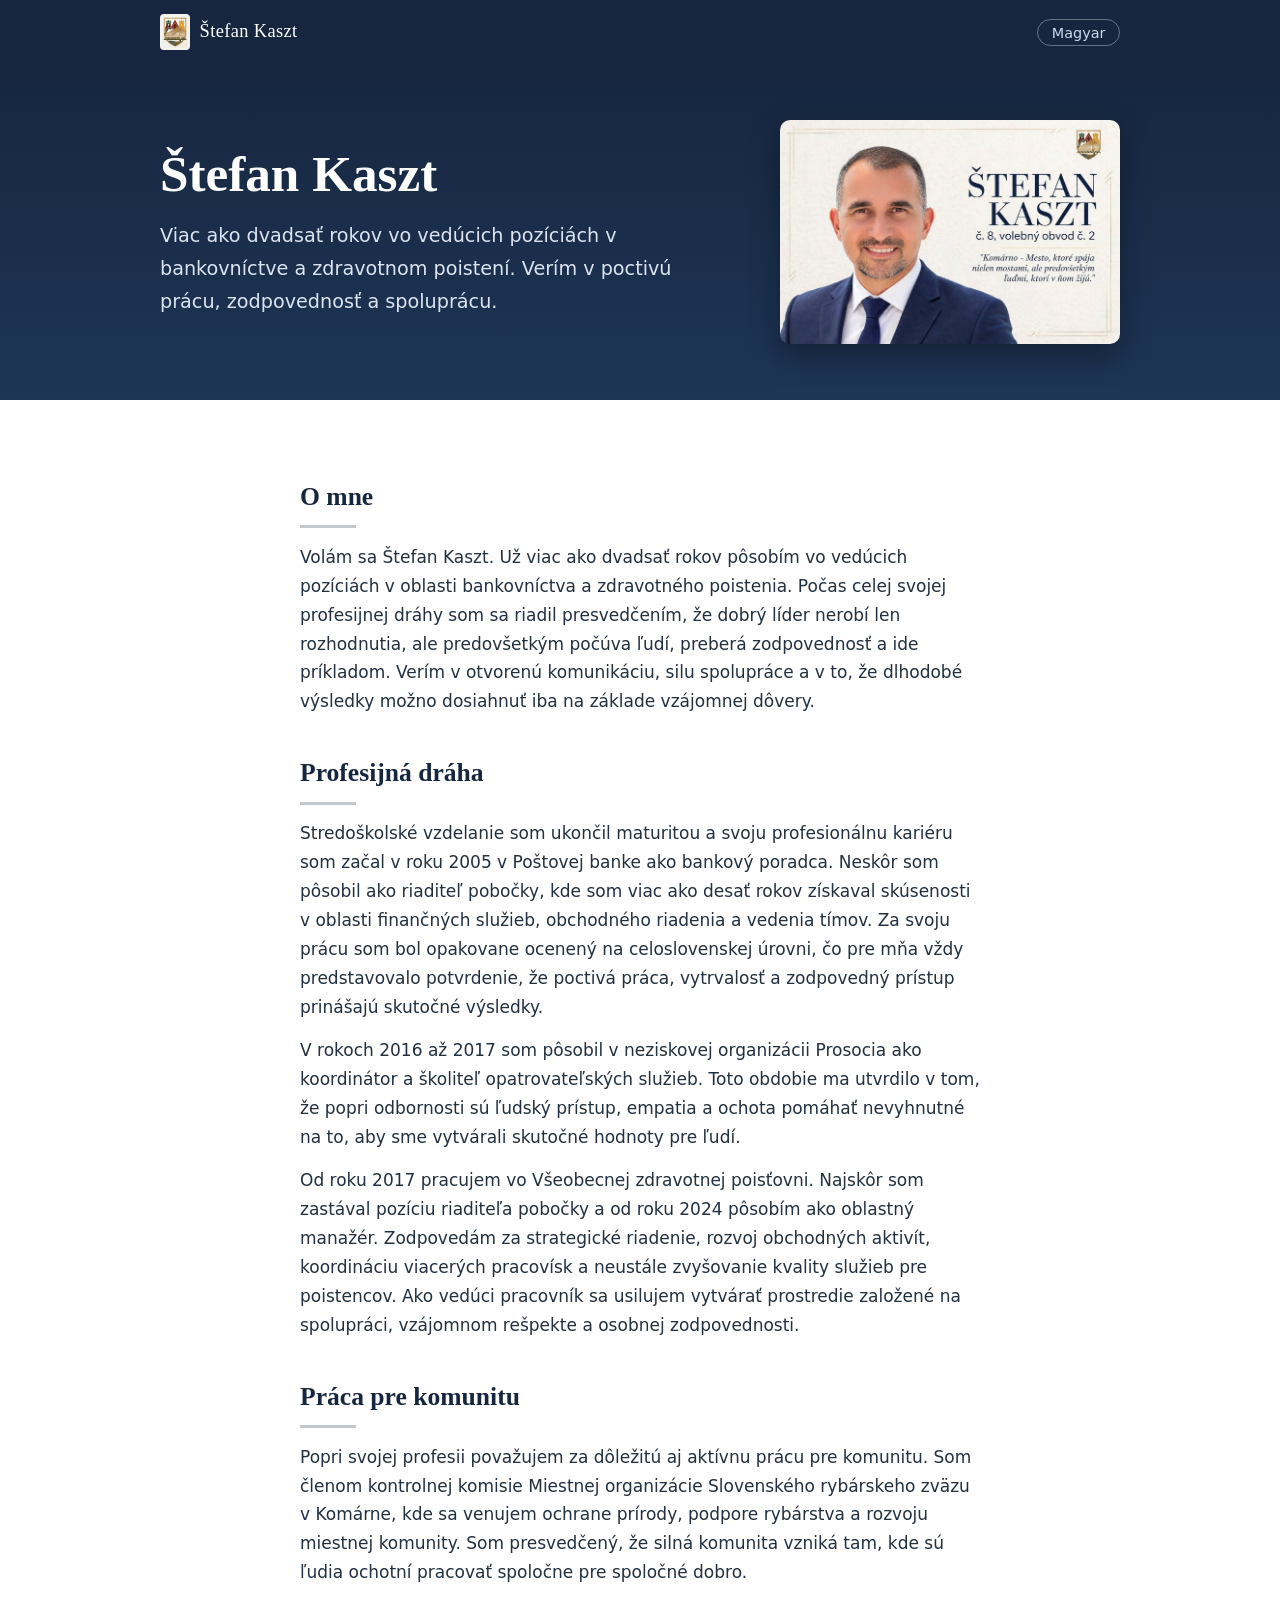
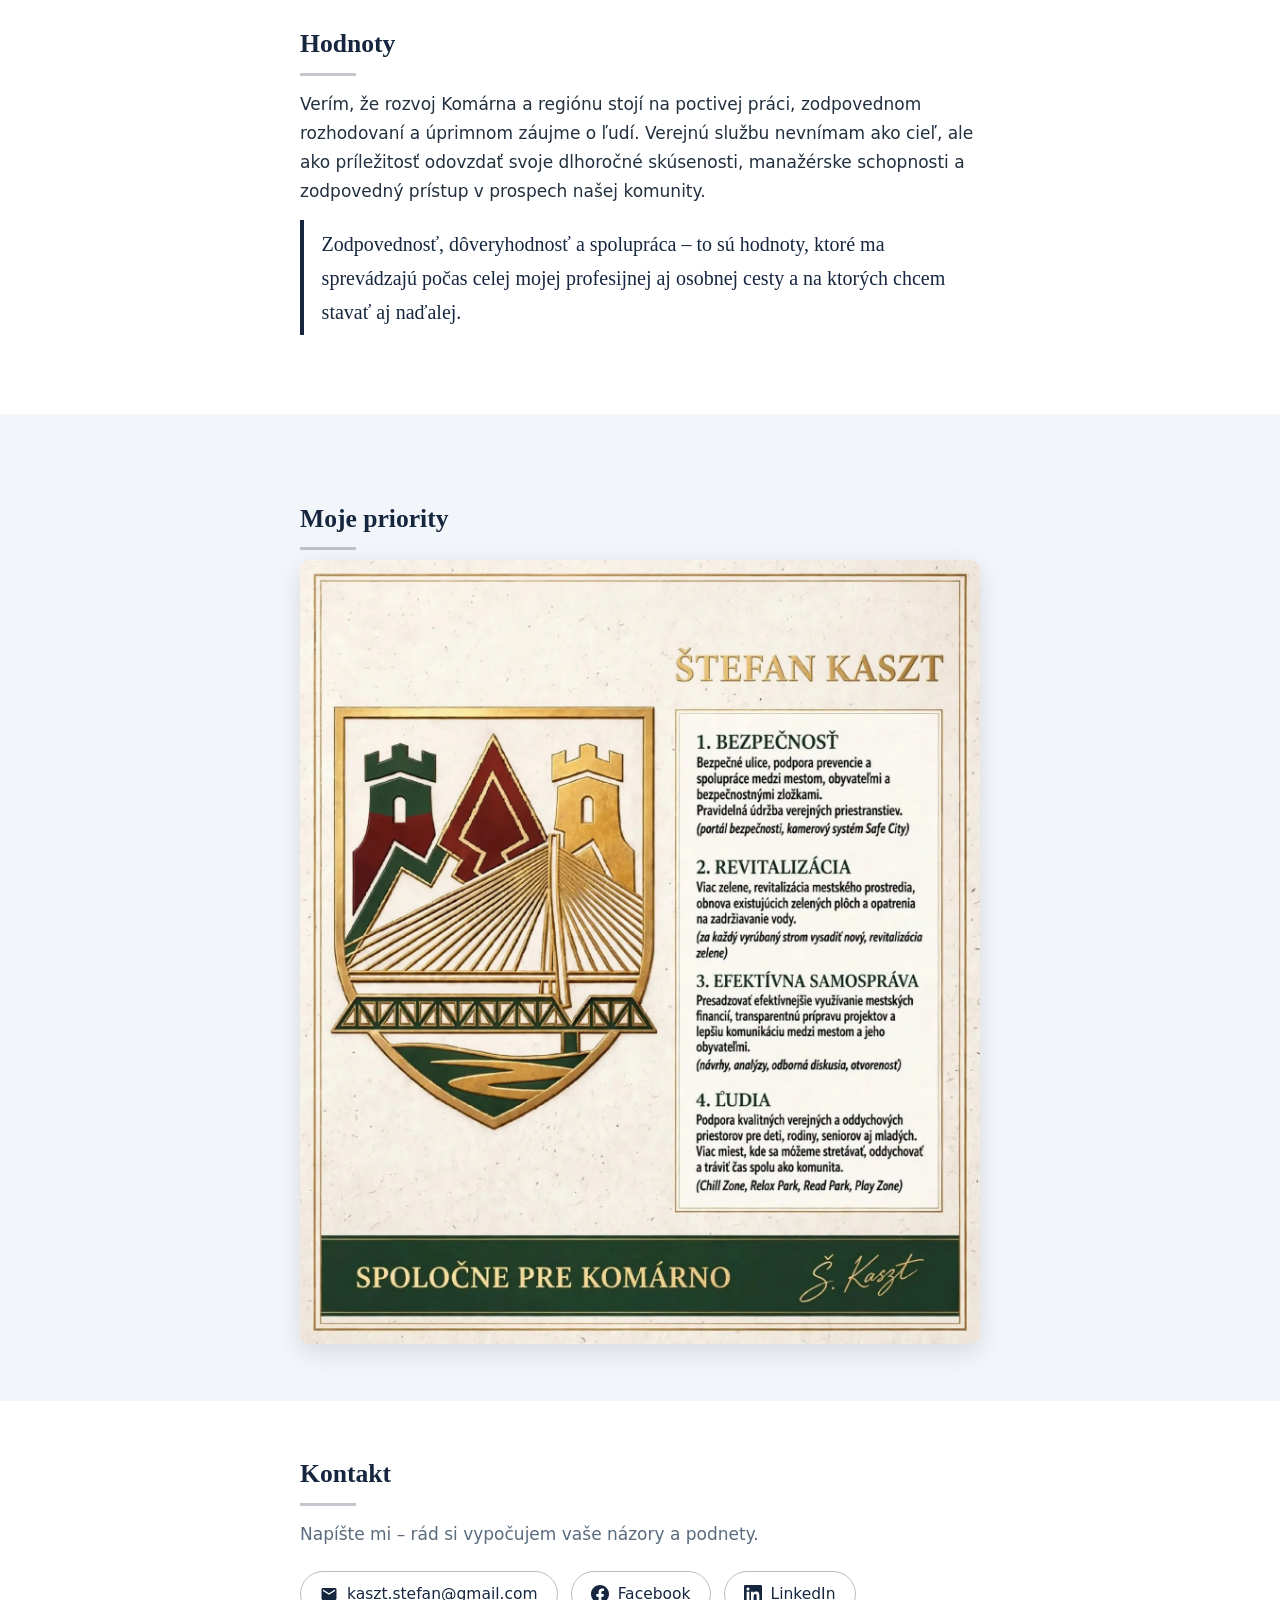
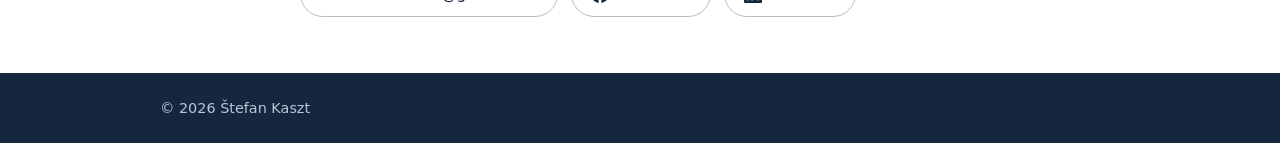
<file: index.html>
<!DOCTYPE html>
<html lang="sk">
<head>
  <meta charset="utf-8">
  <meta name="viewport" content="width=device-width, initial-scale=1">
  <title>Štefan Kaszt – Komárno</title>
  <meta name="description" content="Štefan Kaszt (Kaszt István) z Komárna – viac ako 20 rokov skúseností vo vedúcich pozíciách v bankovníctve a zdravotnom poistení. Zodpovednosť, dôveryhodnosť a spolupráca.">
  <meta name="google-site-verification" content="9nMyPbn9LVevAWdq1DSRb3XJHYAS6yiO98I-nm3_RgI">
  <link rel="canonical" href="https://kasztstefan.sk/">
  <link rel="alternate" hreflang="sk" href="https://kasztstefan.sk/">
  <link rel="alternate" hreflang="hu" href="https://kasztstefan.sk/hu/">
  <link rel="alternate" hreflang="x-default" href="https://kasztstefan.sk/">
  <meta property="og:type" content="profile">
  <meta property="og:title" content="Štefan Kaszt – Komárno">
  <meta property="og:description" content="Viac ako 20 rokov skúseností vo vedúcich pozíciách v bankovníctve a zdravotnom poistení.">
  <meta property="og:url" content="https://kasztstefan.sk/">
  <meta property="og:image" content="https://kasztstefan.sk/assets/img/stefan-kaszt.jpg">
  <meta property="og:locale" content="sk_SK">
  <meta property="og:locale:alternate" content="hu_HU">
  <meta name="twitter:card" content="summary">
  <meta name="theme-color" content="#16263f">
  <link rel="icon" type="image/svg+xml" href="/assets/favicon.svg">
  <link rel="stylesheet" href="/assets/style.css">
  <script type="application/ld+json">
  {
    "@context": "https://schema.org",
    "@type": "Person",
    "name": "Štefan Kaszt",
    "alternateName": "Kaszt István",
    "jobTitle": "Oblastný manažér",
    "worksFor": { "@type": "Organization", "name": "Všeobecná zdravotná poisťovňa" },
    "homeLocation": { "@type": "City", "name": "Komárno" },
    "url": "https://kasztstefan.sk/",
    "image": "https://kasztstefan.sk/assets/img/stefan-kaszt.jpg",
    "email": "kaszt.stefan@gmail.com",
    "sameAs": [
      "https://www.facebook.com/stefan.kaszt",
      "https://www.linkedin.com/in/%C5%A1tefan-kaszt-6a3620283"
    ],
    "knowsLanguage": ["sk", "hu"]
  }
  </script>
</head>
<body>
  <header class="site-header">
    <div class="wrap">
      <span class="brand"><img class="brand-logo" src="/assets/img/logo.png" width="42" height="50" alt="" loading="eager">Štefan Kaszt</span>
      <nav class="lang"><a href="/hu/" lang="hu" hreflang="hu">Magyar</a></nav>
    </div>
  </header>

  <main>
    <section class="hero">
      <div class="wrap hero-grid">
        <div>
          <h1>Štefan Kaszt</h1>
          <p class="lead">Viac ako dvadsať rokov vo vedúcich pozíciách v bankovníctve a zdravotnom poistení. Verím v poctivú prácu, zodpovednosť a spoluprácu.</p>
        </div>
        <div class="portrait-wrap">
          <img class="portrait" src="/assets/img/stefan-kaszt-sk.jpg" width="704" height="706" alt="Štefan Kaszt">
        </div>
      </div>
    </section>

    <section class="bio">
      <div class="wrap narrow">
        <h2>O mne</h2>
        <p>Volám sa Štefan Kaszt. Už viac ako dvadsať rokov pôsobím vo vedúcich pozíciách v oblasti bankovníctva a zdravotného poistenia. Počas celej svojej profesijnej dráhy som sa riadil presvedčením, že dobrý líder nerobí len rozhodnutia, ale predovšetkým počúva ľudí, preberá zodpovednosť a ide príkladom. Verím v otvorenú komunikáciu, silu spolupráce a v to, že dlhodobé výsledky možno dosiahnuť iba na základe vzájomnej dôvery.</p>

        <h2>Profesijná dráha</h2>
        <p>Stredoškolské vzdelanie som ukončil maturitou a svoju profesionálnu kariéru som začal v roku 2005 v Poštovej banke ako bankový poradca. Neskôr som pôsobil ako riaditeľ pobočky, kde som viac ako desať rokov získaval skúsenosti v oblasti finančných služieb, obchodného riadenia a vedenia tímov. Za svoju prácu som bol opakovane ocenený na celoslovenskej úrovni, čo pre mňa vždy predstavovalo potvrdenie, že poctivá práca, vytrvalosť a zodpovedný prístup prinášajú skutočné výsledky.</p>
        <p>V rokoch 2016 až 2017 som pôsobil v neziskovej organizácii Prosocia ako koordinátor a školiteľ opatrovateľských služieb. Toto obdobie ma utvrdilo v tom, že popri odbornosti sú ľudský prístup, empatia a ochota pomáhať nevyhnutné na to, aby sme vytvárali skutočné hodnoty pre ľudí.</p>
        <p>Od roku 2017 pracujem vo Všeobecnej zdravotnej poisťovni. Najskôr som zastával pozíciu riaditeľa pobočky a od roku 2024 pôsobím ako oblastný manažér. Zodpovedám za strategické riadenie, rozvoj obchodných aktivít, koordináciu viacerých pracovísk a neustále zvyšovanie kvality služieb pre poistencov. Ako vedúci pracovník sa usilujem vytvárať prostredie založené na spolupráci, vzájomnom rešpekte a osobnej zodpovednosti.</p>

        <h2>Práca pre komunitu</h2>
        <p>Popri svojej profesii považujem za dôležitú aj aktívnu prácu pre komunitu. Som členom kontrolnej komisie Miestnej organizácie Slovenského rybárskeho zväzu v Komárne, kde sa venujem ochrane prírody, podpore rybárstva a rozvoju miestnej komunity. Som presvedčený, že silná komunita vzniká tam, kde sú ľudia ochotní pracovať spoločne pre spoločné dobro.</p>

        <h2>Hodnoty</h2>
        <p>Verím, že rozvoj Komárna a regiónu stojí na poctivej práci, zodpovednom rozhodovaní a úprimnom záujme o ľudí. Verejnú službu nevnímam ako cieľ, ale ako príležitosť odovzdať svoje dlhoročné skúsenosti, manažérske schopnosti a zodpovedný prístup v prospech našej komunity.</p>
        <p class="values-statement">Zodpovednosť, dôveryhodnosť a spolupráca – to sú hodnoty, ktoré ma sprevádzajú počas celej mojej profesijnej aj osobnej cesty a na ktorých chcem stavať aj naďalej.</p>
      </div>
    </section>

    <section class="program" id="priority">
      <div class="wrap narrow">
        <h2>Moje priority</h2>
        <img src="/assets/img/program-sk.webp" width="1440" height="1660" loading="lazy" alt="Priority Štefana Kaszta – Spoločne pre Komárno: 1. Bezpečnosť, 2. Revitalizácia, 3. Efektívna samospráva, 4. Ľudia">
      </div>
    </section>
    <section class="contact" id="kontakt">
      <div class="wrap narrow">
        <h2>Kontakt</h2>
        <p>Napíšte mi – rád si vypočujem vaše názory a podnety.</p>
        <ul class="contact-links">
          <li>
            <a href="mailto:kaszt.stefan@gmail.com">
              <svg viewBox="0 0 24 24" aria-hidden="true"><path d="M20 4H4c-1.1 0-2 .9-2 2v12c0 1.1.9 2 2 2h16c1.1 0 2-.9 2-2V6c0-1.1-.9-2-2-2zm0 4-8 5-8-5V6l8 5 8-5v2z"/></svg>
              kaszt.stefan@gmail.com
            </a>
          </li>
          <li>
            <a href="https://www.facebook.com/stefan.kaszt" target="_blank" rel="noopener">
              <svg viewBox="0 0 24 24" aria-hidden="true"><path d="M24 12.073c0-6.627-5.373-12-12-12s-12 5.373-12 12c0 5.99 4.388 10.954 10.125 11.854v-8.385H7.078v-3.47h3.047V9.43c0-3.007 1.792-4.669 4.533-4.669 1.312 0 2.686.235 2.686.235v2.953H15.83c-1.491 0-1.956.925-1.956 1.874v2.25h3.328l-.532 3.47h-2.796v8.385C19.612 23.027 24 18.062 24 12.073z"/></svg>
              Facebook
            </a>
          </li>
          <li>
            <a href="https://www.linkedin.com/in/%C5%A1tefan-kaszt-6a3620283" target="_blank" rel="noopener">
              <svg viewBox="0 0 24 24" aria-hidden="true"><path d="M20.447 20.452h-3.554v-5.569c0-1.328-.027-3.037-1.852-3.037-1.853 0-2.136 1.445-2.136 2.939v5.667H9.351V9h3.414v1.561h.046c.477-.9 1.637-1.85 3.37-1.85 3.601 0 4.267 2.37 4.267 5.455v6.286zM5.337 7.433c-1.144 0-2.063-.926-2.063-2.065 0-1.138.92-2.063 2.063-2.063 1.14 0 2.064.925 2.064 2.063 0 1.139-.925 2.065-2.064 2.065zm1.782 13.019H3.555V9h3.564v11.452zM22.225 0H1.771C.792 0 0 .774 0 1.729v20.542C0 23.227.792 24 1.771 24h20.451C23.2 24 24 23.227 24 22.271V1.729C24 .774 23.2 0 22.225 0z"/></svg>
              LinkedIn
            </a>
          </li>
        </ul>
      </div>
    </section>
  </main>

  <footer>
    <div class="wrap">
      <p>© 2026 Štefan Kaszt</p>
    </div>
  </footer>
</body>
</html>
</file>
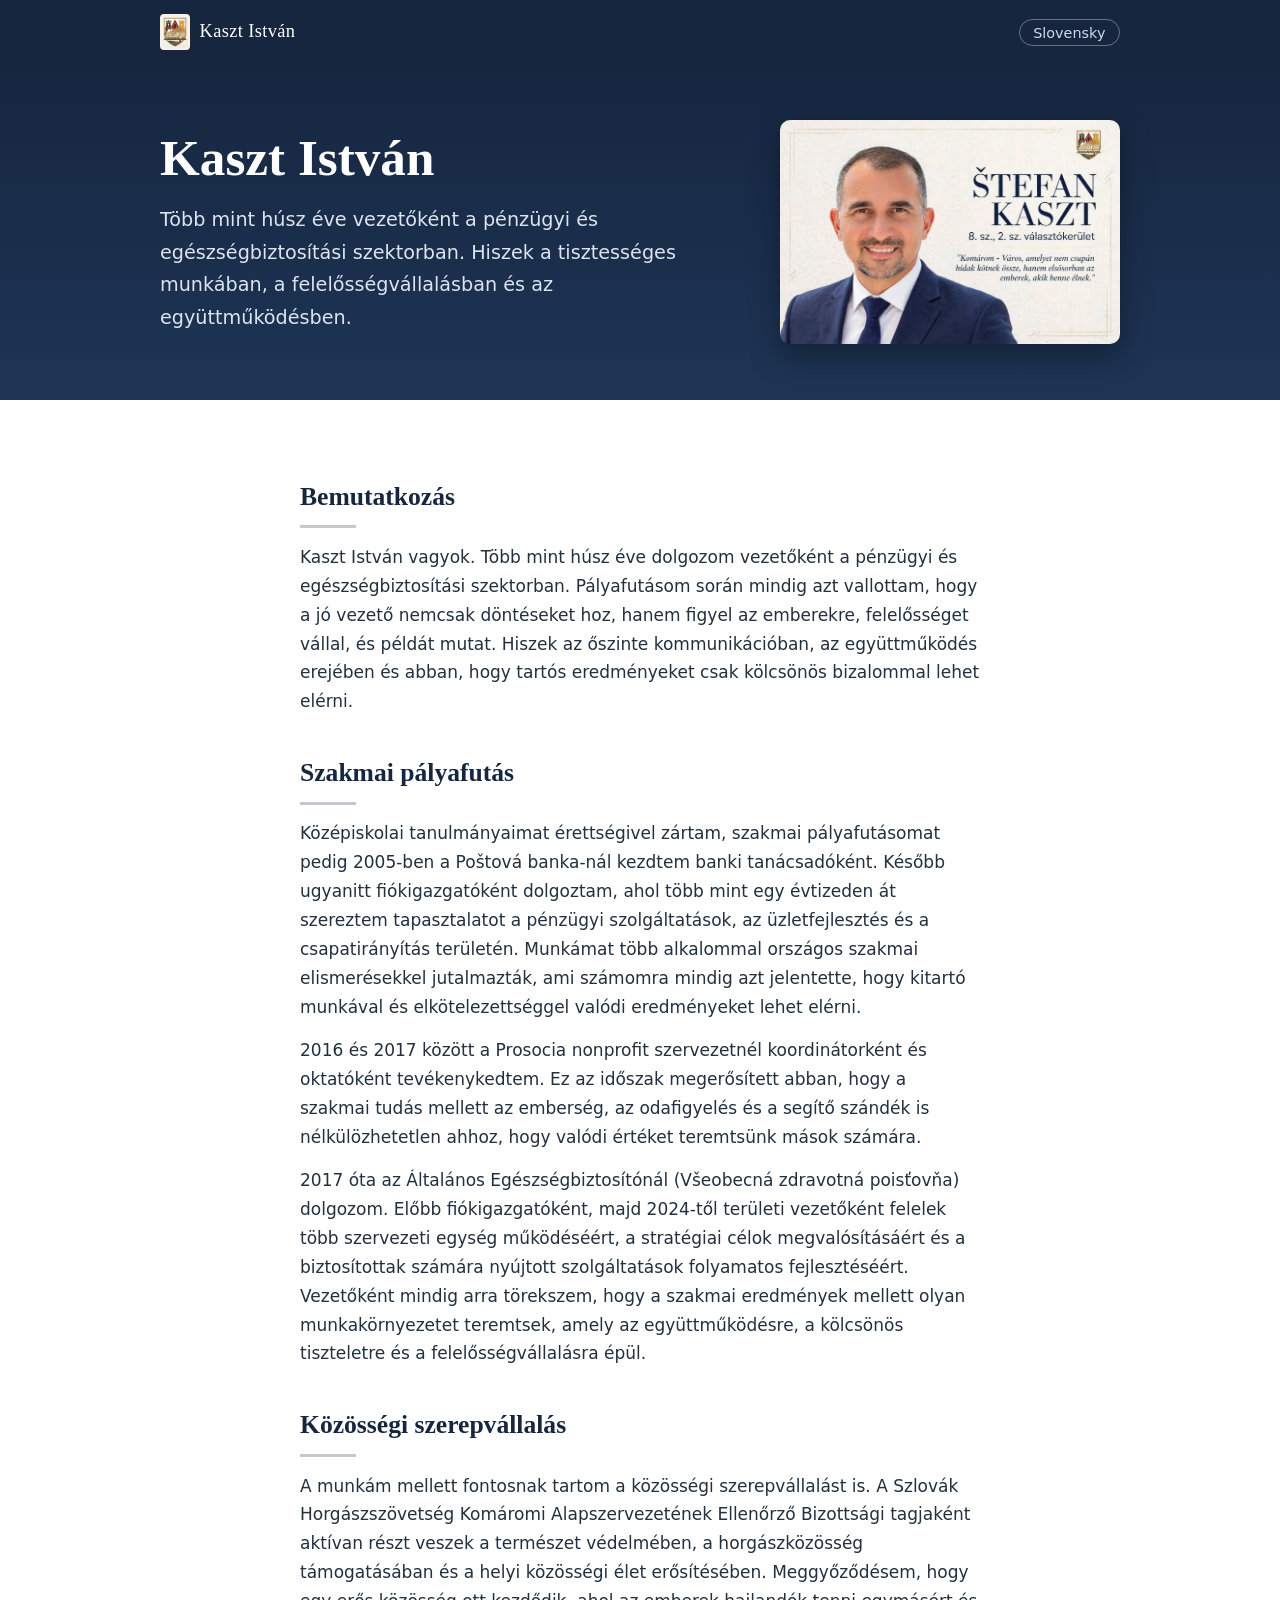
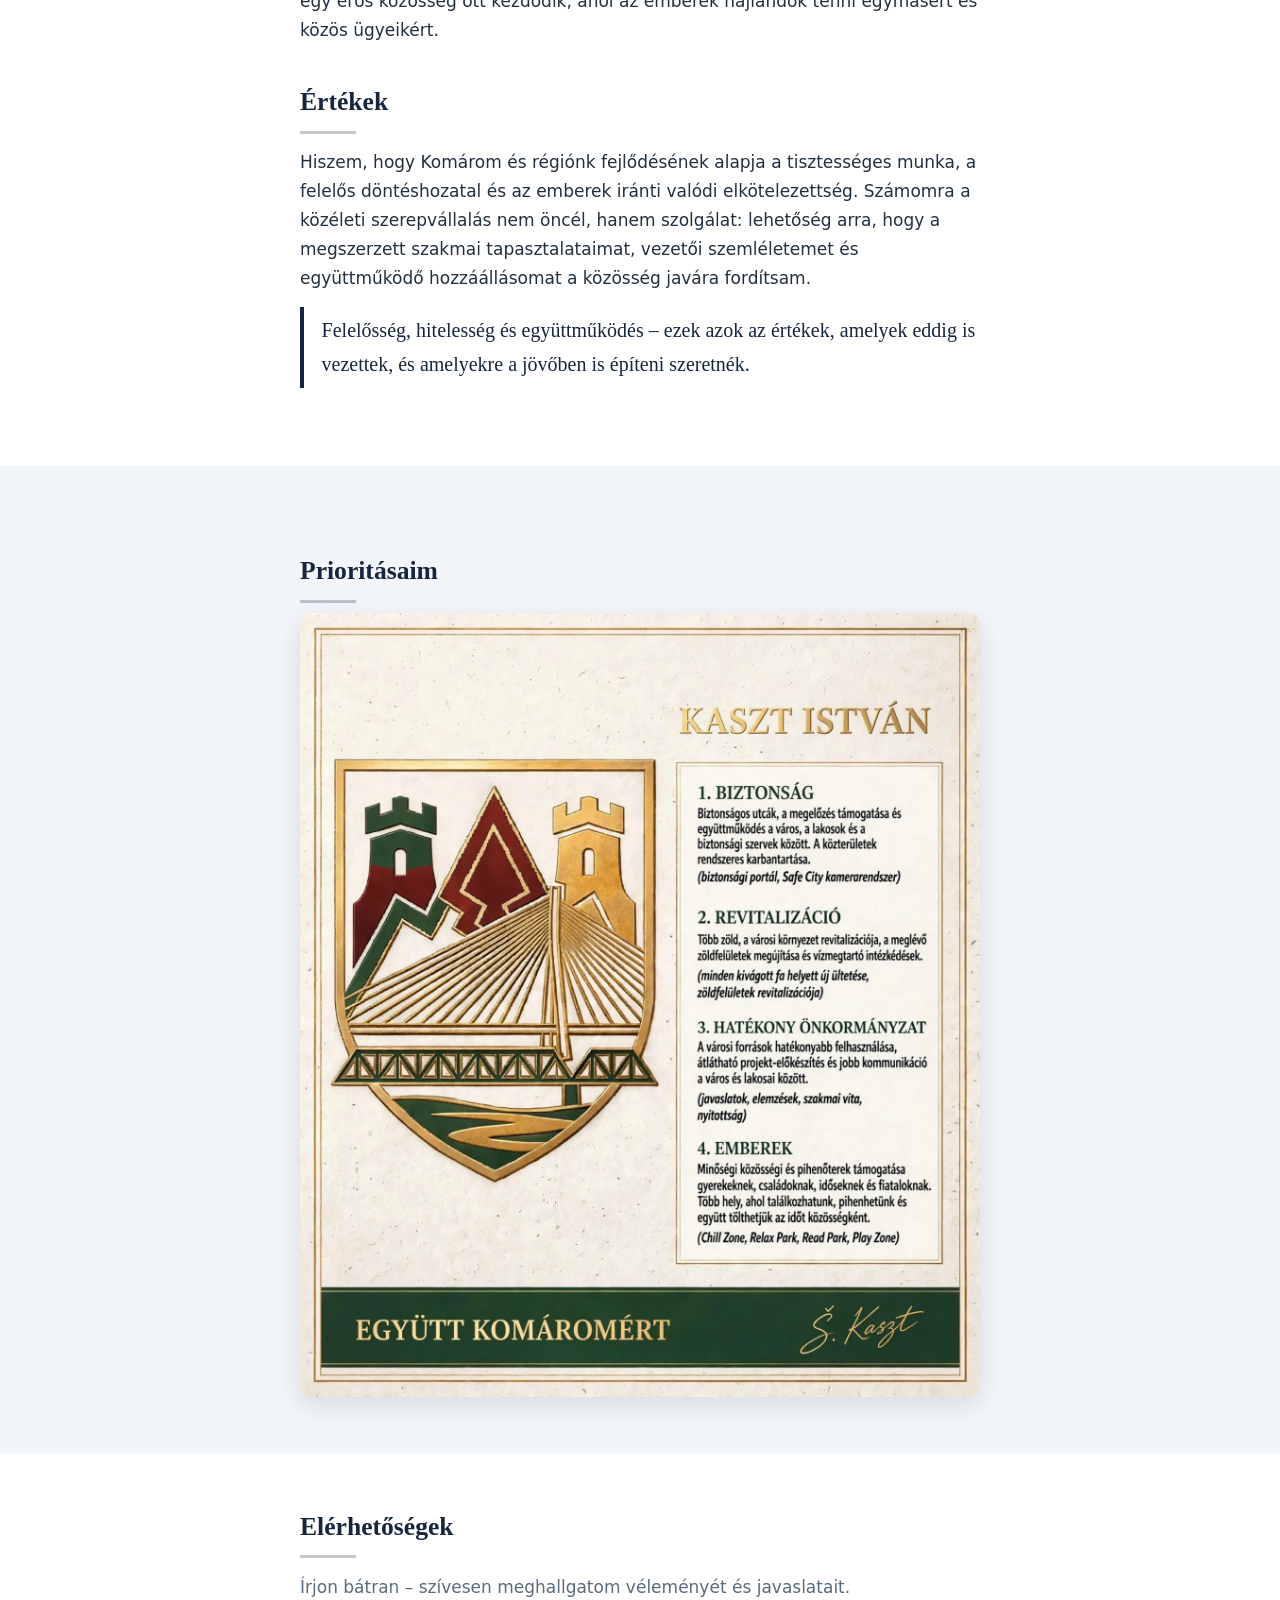
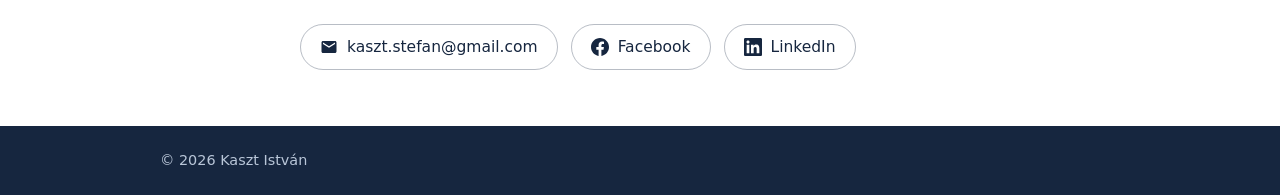
<file: hu/index.html>
<!DOCTYPE html>
<html lang="hu">
<head>
  <meta charset="utf-8">
  <meta name="viewport" content="width=device-width, initial-scale=1">
  <title>Kaszt István – Komárom</title>
  <meta name="description" content="Kaszt István (Štefan Kaszt), Komárom – több mint 20 év vezetői tapasztalat a pénzügyi és egészségbiztosítási szektorban. Felelősség, hitelesség, együttműködés.">
  <meta name="google-site-verification" content="9nMyPbn9LVevAWdq1DSRb3XJHYAS6yiO98I-nm3_RgI">
  <link rel="canonical" href="https://kasztstefan.sk/hu/">
  <link rel="alternate" hreflang="sk" href="https://kasztstefan.sk/">
  <link rel="alternate" hreflang="hu" href="https://kasztstefan.sk/hu/">
  <link rel="alternate" hreflang="x-default" href="https://kasztstefan.sk/">
  <meta property="og:type" content="profile">
  <meta property="og:title" content="Kaszt István – Komárom">
  <meta property="og:description" content="Több mint 20 év vezetői tapasztalat a pénzügyi és egészségbiztosítási szektorban.">
  <meta property="og:url" content="https://kasztstefan.sk/hu/">
  <meta property="og:image" content="https://kasztstefan.sk/assets/img/stefan-kaszt.jpg">
  <meta property="og:locale" content="hu_HU">
  <meta property="og:locale:alternate" content="sk_SK">
  <meta name="twitter:card" content="summary">
  <meta name="theme-color" content="#16263f">
  <link rel="icon" type="image/svg+xml" href="/assets/favicon.svg">
  <link rel="stylesheet" href="/assets/style.css">
  <script type="application/ld+json">
  {
    "@context": "https://schema.org",
    "@type": "Person",
    "name": "Kaszt István",
    "alternateName": "Štefan Kaszt",
    "jobTitle": "Területi vezető",
    "worksFor": { "@type": "Organization", "name": "Všeobecná zdravotná poisťovňa" },
    "homeLocation": { "@type": "City", "name": "Komárno" },
    "url": "https://kasztstefan.sk/hu/",
    "image": "https://kasztstefan.sk/assets/img/stefan-kaszt.jpg",
    "email": "kaszt.stefan@gmail.com",
    "sameAs": [
      "https://www.facebook.com/stefan.kaszt",
      "https://www.linkedin.com/in/%C5%A1tefan-kaszt-6a3620283"
    ],
    "knowsLanguage": ["hu", "sk"]
  }
  </script>
</head>
<body>
  <header class="site-header">
    <div class="wrap">
      <span class="brand"><img class="brand-logo" src="/assets/img/logo.png" width="42" height="50" alt="" loading="eager">Kaszt István</span>
      <nav class="lang"><a href="/" lang="sk" hreflang="sk">Slovensky</a></nav>
    </div>
  </header>

  <main>
    <section class="hero">
      <div class="wrap hero-grid">
        <div>
          <h1>Kaszt István</h1>
          <p class="lead">Több mint húsz éve vezetőként a pénzügyi és egészségbiztosítási szektorban. Hiszek a tisztességes munkában, a felelősségvállalásban és az együttműködésben.</p>
        </div>
        <div class="portrait-wrap">
          <img class="portrait" src="/assets/img/stefan-kaszt-hu.jpg" width="704" height="706" alt="Kaszt István">
        </div>
      </div>
    </section>

    <section class="bio">
      <div class="wrap narrow">
        <h2>Bemutatkozás</h2>
        <p>Kaszt István vagyok. Több mint húsz éve dolgozom vezetőként a pénzügyi és egészségbiztosítási szektorban. Pályafutásom során mindig azt vallottam, hogy a jó vezető nemcsak döntéseket hoz, hanem figyel az emberekre, felelősséget vállal, és példát mutat. Hiszek az őszinte kommunikációban, az együttműködés erejében és abban, hogy tartós eredményeket csak kölcsönös bizalommal lehet elérni.</p>

        <h2>Szakmai pályafutás</h2>
        <p>Középiskolai tanulmányaimat érettségivel zártam, szakmai pályafutásomat pedig 2005-ben a Poštová banka-nál kezdtem banki tanácsadóként. Később ugyanitt fiókigazgatóként dolgoztam, ahol több mint egy évtizeden át szereztem tapasztalatot a pénzügyi szolgáltatások, az üzletfejlesztés és a csapatirányítás területén. Munkámat több alkalommal országos szakmai elismerésekkel jutalmazták, ami számomra mindig azt jelentette, hogy kitartó munkával és elkötelezettséggel valódi eredményeket lehet elérni.</p>
        <p>2016 és 2017 között a Prosocia nonprofit szervezetnél koordinátorként és oktatóként tevékenykedtem. Ez az időszak megerősített abban, hogy a szakmai tudás mellett az emberség, az odafigyelés és a segítő szándék is nélkülözhetetlen ahhoz, hogy valódi értéket teremtsünk mások számára.</p>
        <p>2017 óta az Általános Egészségbiztosítónál (Všeobecná zdravotná poisťovňa) dolgozom. Előbb fiókigazgatóként, majd 2024-től területi vezetőként felelek több szervezeti egység működéséért, a stratégiai célok megvalósításáért és a biztosítottak számára nyújtott szolgáltatások folyamatos fejlesztéséért. Vezetőként mindig arra törekszem, hogy a szakmai eredmények mellett olyan munkakörnyezetet teremtsek, amely az együttműködésre, a kölcsönös tiszteletre és a felelősségvállalásra épül.</p>

        <h2>Közösségi szerepvállalás</h2>
        <p>A munkám mellett fontosnak tartom a közösségi szerepvállalást is. A Szlovák Horgászszövetség Komáromi Alapszervezetének Ellenőrző Bizottsági tagjaként aktívan részt veszek a természet védelmében, a horgászközösség támogatásában és a helyi közösségi élet erősítésében. Meggyőződésem, hogy egy erős közösség ott kezdődik, ahol az emberek hajlandók tenni egymásért és közös ügyeikért.</p>

        <h2>Értékek</h2>
        <p>Hiszem, hogy Komárom és régiónk fejlődésének alapja a tisztességes munka, a felelős döntéshozatal és az emberek iránti valódi elkötelezettség. Számomra a közéleti szerepvállalás nem öncél, hanem szolgálat: lehetőség arra, hogy a megszerzett szakmai tapasztalataimat, vezetői szemléletemet és együttműködő hozzáállásomat a közösség javára fordítsam.</p>
        <p class="values-statement">Felelősség, hitelesség és együttműködés – ezek azok az értékek, amelyek eddig is vezettek, és amelyekre a jövőben is építeni szeretnék.</p>
      </div>
    </section>

    <section class="program" id="prioritasok">
      <div class="wrap narrow">
        <h2>Prioritásaim</h2>
        <img src="/assets/img/program-hu.webp" width="1440" height="1660" loading="lazy" alt="Kaszt István prioritásai – Együtt Komáromért: 1. Biztonság, 2. Revitalizáció, 3. Hatékony önkormányzat, 4. Emberek">
      </div>
    </section>
    <section class="contact" id="elerhetosegek">
      <div class="wrap narrow">
        <h2>Elérhetőségek</h2>
        <p>Írjon bátran – szívesen meghallgatom véleményét és javaslatait.</p>
        <ul class="contact-links">
          <li>
            <a href="mailto:kaszt.stefan@gmail.com">
              <svg viewBox="0 0 24 24" aria-hidden="true"><path d="M20 4H4c-1.1 0-2 .9-2 2v12c0 1.1.9 2 2 2h16c1.1 0 2-.9 2-2V6c0-1.1-.9-2-2-2zm0 4-8 5-8-5V6l8 5 8-5v2z"/></svg>
              kaszt.stefan@gmail.com
            </a>
          </li>
          <li>
            <a href="https://www.facebook.com/stefan.kaszt" target="_blank" rel="noopener">
              <svg viewBox="0 0 24 24" aria-hidden="true"><path d="M24 12.073c0-6.627-5.373-12-12-12s-12 5.373-12 12c0 5.99 4.388 10.954 10.125 11.854v-8.385H7.078v-3.47h3.047V9.43c0-3.007 1.792-4.669 4.533-4.669 1.312 0 2.686.235 2.686.235v2.953H15.83c-1.491 0-1.956.925-1.956 1.874v2.25h3.328l-.532 3.47h-2.796v8.385C19.612 23.027 24 18.062 24 12.073z"/></svg>
              Facebook
            </a>
          </li>
          <li>
            <a href="https://www.linkedin.com/in/%C5%A1tefan-kaszt-6a3620283" target="_blank" rel="noopener">
              <svg viewBox="0 0 24 24" aria-hidden="true"><path d="M20.447 20.452h-3.554v-5.569c0-1.328-.027-3.037-1.852-3.037-1.853 0-2.136 1.445-2.136 2.939v5.667H9.351V9h3.414v1.561h.046c.477-.9 1.637-1.85 3.37-1.85 3.601 0 4.267 2.37 4.267 5.455v6.286zM5.337 7.433c-1.144 0-2.063-.926-2.063-2.065 0-1.138.92-2.063 2.063-2.063 1.14 0 2.064.925 2.064 2.063 0 1.139-.925 2.065-2.064 2.065zm1.782 13.019H3.555V9h3.564v11.452zM22.225 0H1.771C.792 0 0 .774 0 1.729v20.542C0 23.227.792 24 1.771 24h20.451C23.2 24 24 23.227 24 22.271V1.729C24 .774 23.2 0 22.225 0z"/></svg>
              LinkedIn
            </a>
          </li>
        </ul>
      </div>
    </section>
  </main>

  <footer>
    <div class="wrap">
      <p>© 2026 Kaszt István</p>
    </div>
  </footer>
</body>
</html>
</file>
<file: assets/style.css>
:root {
  --navy: #16263f;
  --navy-2: #1e3556;
  --ink: #22303f;
  --muted: #5a6b7d;
  --bg-soft: #f2f5f9;
  --serif: Georgia, "Times New Roman", serif;
  --sans: system-ui, -apple-system, "Segoe UI", Roboto, "Helvetica Neue", Arial, sans-serif;
}

* { box-sizing: border-box; }

body {
  margin: 0;
  font-family: var(--sans);
  color: var(--ink);
  line-height: 1.7;
  font-size: 1.0625rem;
  -webkit-font-smoothing: antialiased;
}

img { max-width: 100%; height: auto; }

.wrap { max-width: 1000px; margin: 0 auto; padding: 0 1.25rem; }
.narrow { max-width: 720px; }

.site-header { background: var(--navy); color: #fff; }
.site-header .wrap {
  display: flex;
  justify-content: space-between;
  align-items: center;
  padding-top: 0.9rem;
  padding-bottom: 0.9rem;
}
.brand {
  font-family: var(--serif);
  font-size: 1.15rem;
  letter-spacing: 0.02em;
  display: flex;
  align-items: center;
  gap: 0.6rem;
}
.brand-logo {
  width: 30px;
  height: auto;
  background: #f5f2e9;
  border-radius: 4px;
  padding: 2px;
}
.lang a {
  color: #cdd9ea;
  text-decoration: none;
  border: 1px solid rgba(255, 255, 255, 0.35);
  padding: 0.3rem 0.85rem;
  border-radius: 999px;
  font-size: 0.9rem;
}
.lang a:hover { background: rgba(255, 255, 255, 0.12); color: #fff; }

.hero {
  background: linear-gradient(180deg, var(--navy) 0%, var(--navy-2) 100%);
  color: #fff;
}
.hero-grid {
  display: grid;
  grid-template-columns: 1.2fr 0.8fr;
  gap: 2.5rem;
  align-items: center;
  padding-top: 3.5rem;
  padding-bottom: 3.5rem;
}
h1 {
  font-family: var(--serif);
  font-size: clamp(2.2rem, 5vw, 3.2rem);
  line-height: 1.15;
  margin: 0 0 1rem;
}
.lead { font-size: 1.2rem; color: #dbe4f0; margin: 0; }
.portrait-wrap {
  position: relative;
  justify-self: end;
  max-width: 340px;
  width: 100%;
}
.portrait {
  display: block;
  width: 100%;
  border-radius: 10px;
  box-shadow: 0 12px 30px rgba(0, 0, 0, 0.35);
}
.hero-crest {
  position: absolute;
  bottom: -10%;
  left: -14%;
  width: 34%;
  height: auto;
  background: #f5f2e9;
  border-radius: 10px;
  padding: 6px;
  box-shadow: 0 14px 28px rgba(0, 0, 0, 0.4);
  transform: rotate(-10deg);
}

.bio { padding: 2.5rem 0 1rem; }
h2 {
  font-family: var(--serif);
  color: var(--navy);
  font-size: 1.6rem;
  margin: 2.2rem 0 0.6rem;
}
h2::after {
  content: "";
  display: block;
  width: 56px;
  height: 3px;
  background: var(--navy);
  opacity: 0.25;
  margin-top: 0.45rem;
}
.bio p { margin: 0.9rem 0; }

.values-statement {
  font-family: var(--serif);
  font-size: 1.25rem;
  color: var(--navy);
  border-left: 4px solid var(--navy);
  padding: 0.4rem 0 0.4rem 1.1rem;
  margin: 1.8rem 0;
}

.program { background: var(--bg-soft); padding: 3rem 0; margin-top: 3rem; }
.program img { border-radius: 10px; box-shadow: 0 8px 24px rgba(22, 38, 63, 0.12); }

.contact { padding: 1rem 0 3.5rem; }
.contact p { margin: 0.9rem 0 0; color: var(--muted); }
.contact-links {
  list-style: none;
  display: flex;
  flex-wrap: wrap;
  gap: 0.8rem;
  margin: 1.4rem 0 0;
  padding: 0;
}
.contact-links a {
  display: inline-flex;
  align-items: center;
  gap: 0.55rem;
  border: 1px solid rgba(22, 38, 63, 0.3);
  border-radius: 999px;
  padding: 0.55rem 1.2rem;
  color: var(--navy);
  text-decoration: none;
  font-size: 0.97rem;
}
.contact-links a:hover { background: var(--navy); color: #fff; }
.contact-links svg { width: 18px; height: 18px; fill: currentColor; flex: none; }

footer { background: var(--navy); color: #b9c6d8; }
footer .wrap { padding: 1.4rem 1.25rem; font-size: 0.9rem; }
footer p { margin: 0; }

@media (max-width: 760px) {
  .hero-grid {
    grid-template-columns: 1fr;
    gap: 1.8rem;
    padding-top: 2.5rem;
    padding-bottom: 2.5rem;
  }
  .portrait-wrap { justify-self: start; max-width: 260px; }
  .hero-crest { left: -4%; bottom: -8%; width: 35%; }
}
</file>
